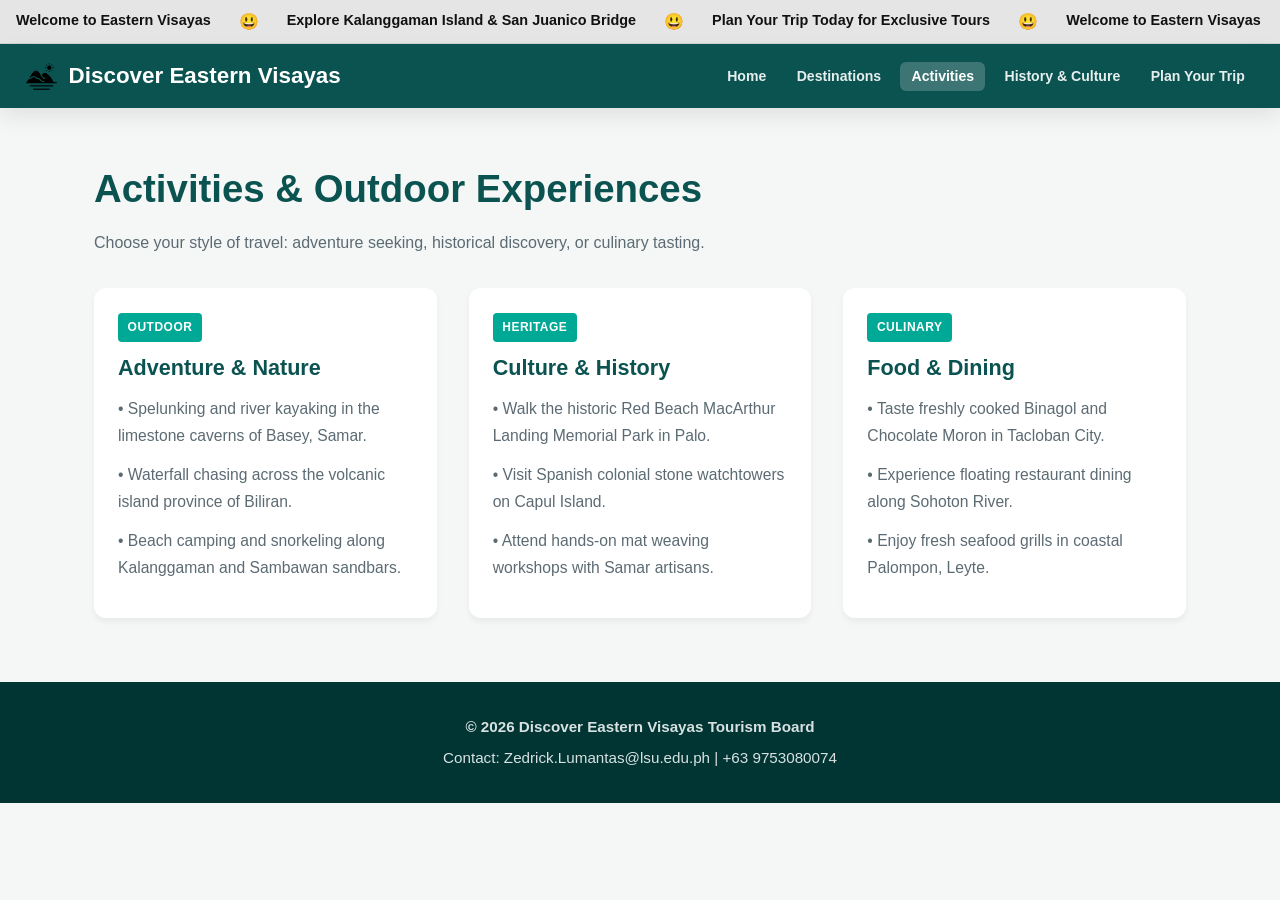
<file: activities.html>
<!DOCTYPE html>
<html lang="en">

<head>
    <meta charset="UTF-8">
    <meta name="viewport" content="width=device-width, initial-scale=1.0">
    <title>Activities & Experiences - Eastern Visayas</title>
    <link rel="stylesheet" href="css/style.css">
    <link rel="icon" type="image/png" href="assets/icons/favicon.png">
</head>

<body>
    <!-- Scrolling Banner with Happy Face Dividers -->
    <!-- Scrolling Top Announcement Banner -->
    <div class="ticker-wrap">
        <div class="ticker-move">
            <span class="ticker-item">Welcome to Eastern Visayas</span>
            <span class="ticker-symbol">😃</span>
            <span class="ticker-item">Explore Kalanggaman Island & San Juanico Bridge</span>
            <span class="ticker-symbol">😃</span>
            <span class="ticker-item">Plan Your Trip Today for Exclusive Tours</span>
            <span class="ticker-symbol">😃</span>

            <!-- Duplicated loop for seamless scrolling -->
            <span class="ticker-item">Welcome to Eastern Visayas</span>
            <span class="ticker-symbol">😃</span>
            <span class="ticker-item">Explore Kalanggaman Island & San Juanico Bridge</span>
            <span class="ticker-symbol">😃</span>
            <span class="ticker-item">Plan Your Trip Today for Exclusive Tours</span>
            <span class="ticker-symbol">😃</span>
        </div>
    </div>

    <!-- Header & Navigation -->
    <header>
        <a href="index.html" class="logo">
            <img src="assets/icons/logo.png" alt="Eastern Visayas Logo" class="logo-img">
            <span>Discover Eastern Visayas</span>
        </a>
        <nav>
            <ul>
                <li><a href="index.html">Home</a></li>
                <li><a href="destinations.html">Destinations</a></li>
                <li><a href="activities.html" class="active">Activities</a></li>
                <li><a href="history.html">History & Culture</a></li>
                <li><a href="plan-trip.html">Plan Your Trip</a></li>
            </ul>
        </nav>
    </header>

    <main class="container">
        <h1>Activities & Outdoor Experiences</h1>
        <p style="margin-bottom: 2rem; color: var(--text-muted);">Choose your style of travel: adventure seeking,
            historical discovery, or culinary tasting.</p>

        <div class="grid">
            <div class="card">
                <div class="card-body">
                    <span class="card-tag">Outdoor</span>
                    <h3>Adventure & Nature</h3>
                    <p>• Spelunking and river kayaking in the limestone caverns of Basey, Samar.</p>
                    <p>• Waterfall chasing across the volcanic island province of Biliran.</p>
                    <p>• Beach camping and snorkeling along Kalanggaman and Sambawan sandbars.</p>
                </div>
            </div>

            <div class="card">
                <div class="card-body">
                    <span class="card-tag">Heritage</span>
                    <h3>Culture & History</h3>
                    <p>• Walk the historic Red Beach MacArthur Landing Memorial Park in Palo.</p>
                    <p>• Visit Spanish colonial stone watchtowers on Capul Island.</p>
                    <p>• Attend hands-on mat weaving workshops with Samar artisans.</p>
                </div>
            </div>

            <div class="card">
                <div class="card-body">
                    <span class="card-tag">Culinary</span>
                    <h3>Food & Dining</h3>
                    <p>• Taste freshly cooked Binagol and Chocolate Moron in Tacloban City.</p>
                    <p>• Experience floating restaurant dining along Sohoton River.</p>
                    <p>• Enjoy fresh seafood grills in coastal Palompon, Leyte.</p>
                </div>
            </div>
        </div>
    </main>

    <!-- Footer -->
    <footer>
        <p>&copy; 2026 Discover Eastern Visayas Tourism Board</p>
        <p>Contact: Zedrick.Lumantas@lsu.edu.ph | +63 9753080074</p>
    </footer>
    <script>
        // Fade in smoothly as soon as DOM is ready
        document.addEventListener('DOMContentLoaded', () => {
            requestAnimationFrame(() => {
                document.body.classList.add('page-loaded');
            });
        });

        // Formal, instant-start fade out when navigating pages
        document.querySelectorAll('nav a').forEach(link => {
            link.addEventListener('click', function (e) {
                const targetUrl = this.getAttribute('href');

                // Only run for relative local page links (not anchor hashes or external links)
                if (targetUrl && !targetUrl.startsWith('#') && !targetUrl.startsWith('http')) {
                    e.preventDefault();
                    document.body.style.opacity = '0';
                    document.body.style.transform = 'translateY(-4px)';

                    setTimeout(() => {
                        window.location.href = targetUrl;
                    }, 250); // Snappy 250ms duration preferred by formal enterprise UI/UX
                }
            });
        });
    </script>

</body>

</html>
</file>
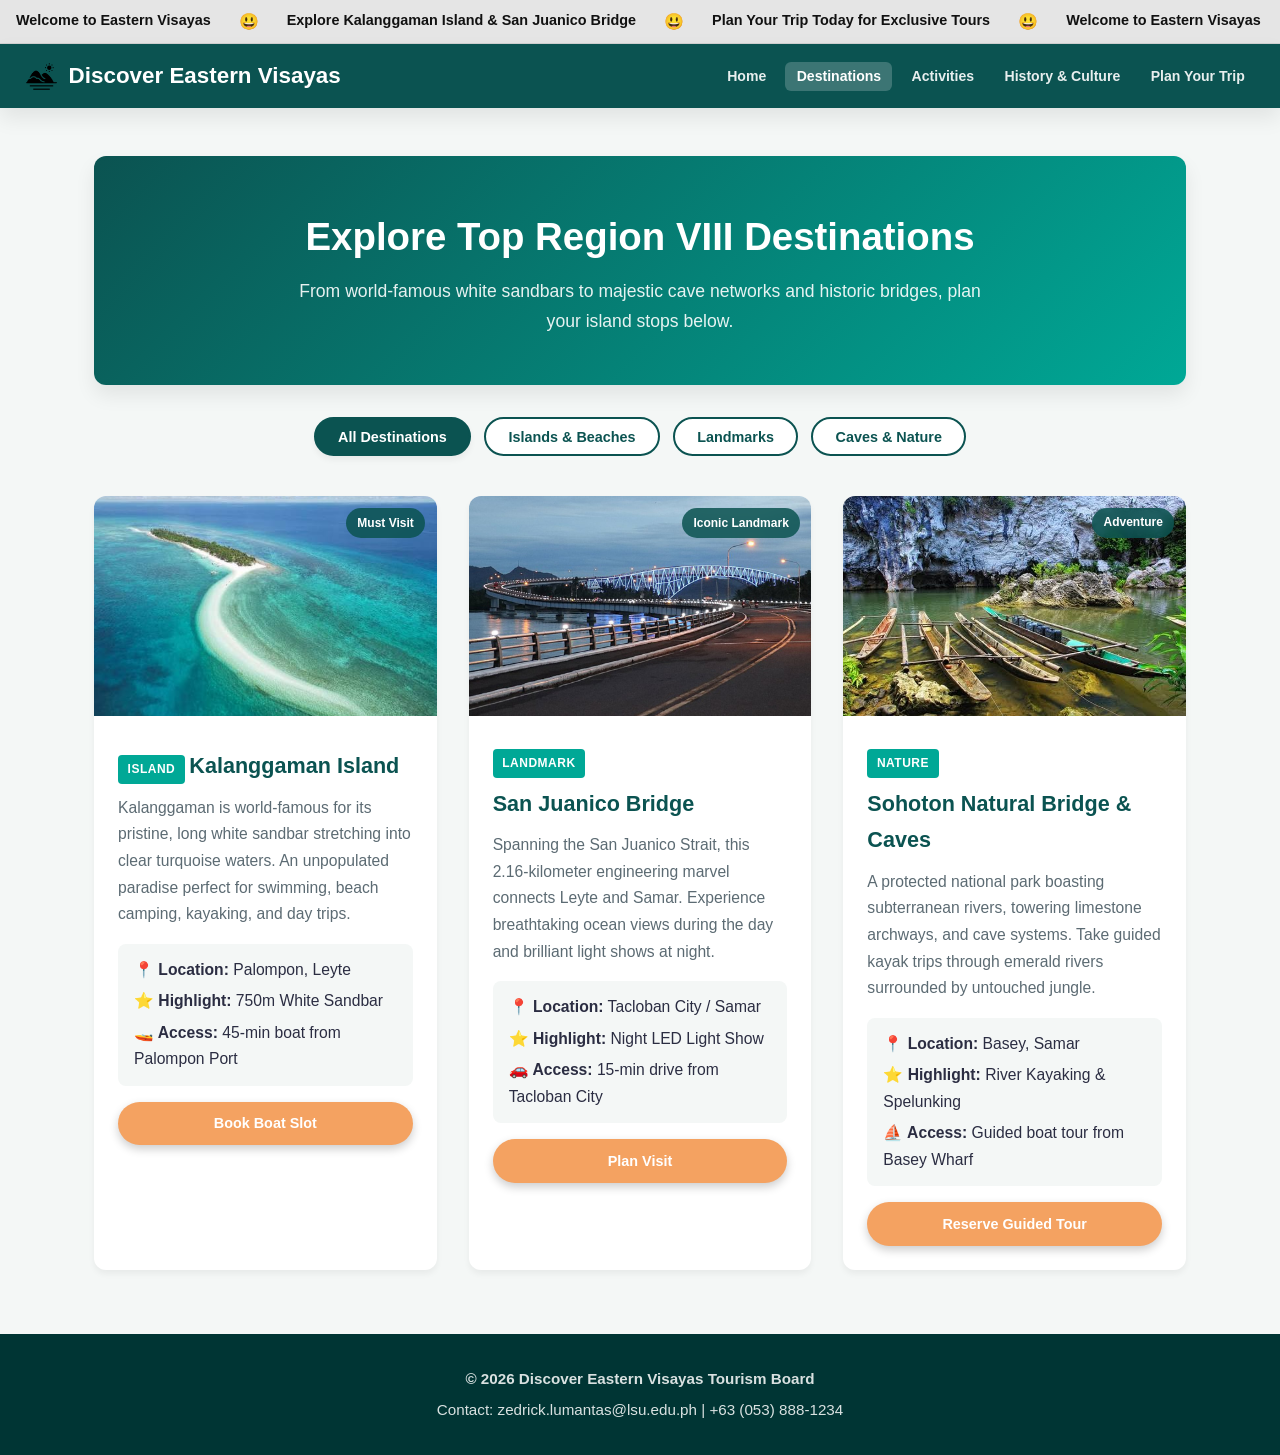
<file: destinations.html>
<!DOCTYPE html>
<html lang="en">

<head>
    <meta charset="UTF-8">
    <meta name="viewport" content="width=device-width, initial-scale=1.0">
    <title>Popular Destinations - Eastern Visayas</title>
    <link rel="stylesheet" href="css/style.css">
    <link rel="icon" type="image/png" href="assets/icons/favicon.png">
</head>

<body>
    <!-- Scrolling Banner with Happy Face Dividers -->
    <!-- Scrolling Top Announcement Banner -->
    <div class="ticker-wrap">
        <div class="ticker-move">
            <span class="ticker-item">Welcome to Eastern Visayas</span>
            <span class="ticker-symbol">😃</span>
            <span class="ticker-item">Explore Kalanggaman Island & San Juanico Bridge</span>
            <span class="ticker-symbol">😃</span>
            <span class="ticker-item">Plan Your Trip Today for Exclusive Tours</span>
            <span class="ticker-symbol">😃</span>

            <!-- Duplicated loop for seamless scrolling -->
            <span class="ticker-item">Welcome to Eastern Visayas</span>
            <span class="ticker-symbol">😃</span>
            <span class="ticker-item">Explore Kalanggaman Island & San Juanico Bridge</span>
            <span class="ticker-symbol">😃</span>
            <span class="ticker-item">Plan Your Trip Today for Exclusive Tours</span>
            <span class="ticker-symbol">😃</span>
        </div>
    </div>

    <!-- Header & Navigation -->
    <header>
        <a href="index.html" class="logo">
            <img src="assets/icons/logo.png" alt="Eastern Visayas Logo" class="logo-img">
            <span>Discover Eastern Visayas</span>
        </a>
        <nav>
            <ul>
                <li><a href="index.html">Home</a></li>
                <li><a href="destinations.html" class="active">Destinations</a></li>
                <li><a href="activities.html">Activities</a></li>
                <li><a href="history.html">History & Culture</a></li>
                <li><a href="plan-trip.html">Plan Your Trip</a></li>
            </ul>
        </nav>
    </header>


    <main class="container">
        <!-- Page Title & Intro -->
        <div class="planner-hero" style="margin-bottom: 2rem;">
            <h1>Explore Top Region VIII Destinations</h1>
            <p>From world-famous white sandbars to majestic cave networks and historic bridges, plan your island stops
                below.</p>
        </div>

        <!-- Filter Controls -->
        <div class="filter-container">
            <button class="filter-btn active" onclick="filterDestinations('all', this)">All Destinations</button>
            <button class="filter-btn" onclick="filterDestinations('island', this)">Islands & Beaches</button>
            <button class="filter-btn" onclick="filterDestinations('landmark', this)">Landmarks</button>
            <button class="filter-btn" onclick="filterDestinations('nature', this)">Caves & Nature</button>
        </div>

        <!-- Destination Cards Grid -->
        <div class="grid">
            <!-- Spot 1: Kalanggaman Island -->
            <div class="card destination-item island">
                <div class="card-img-wrapper">
                    <img src="assets/images/kalanggaman.jpg" alt="Kalanggaman Island">
                    <span class="img-badge">Must Visit</span>
                </div>
                <div class="card-body">
                    <span class="card-tag">Island</span>
                    <h2>Kalanggaman Island</h2>
                    <p>Kalanggaman is world-famous for its pristine, long white sandbar stretching into clear turquoise
                        waters. An unpopulated paradise perfect for swimming, beach camping, kayaking, and day trips.
                    </p>

                    <div class="destination-meta">
                        <p><strong>📍 Location:</strong> Palompon, Leyte</p>
                        <p><strong>⭐ Highlight:</strong> 750m White Sandbar</p>
                        <p><strong>🚤 Access:</strong> 45-min boat from Palompon Port</p>
                    </div>

                    <a href="plan-trip.html" class="cta-btn card-btn">Book Boat Slot</a>
                </div>
            </div>

            <!-- Spot 2: San Juanico Bridge -->
            <div class="card destination-item landmark">
                <div class="card-img-wrapper">
                    <img src="assets/images/san-juanico.jpg" alt="San Juanico Bridge">
                    <span class="img-badge">Iconic Landmark</span>
                </div>
                <div class="card-body">
                    <span class="card-tag">Landmark</span>
                    <h2>San Juanico Bridge</h2>
                    <p>Spanning the San Juanico Strait, this 2.16-kilometer engineering marvel connects Leyte and Samar.
                        Experience breathtaking ocean views during the day and brilliant light shows at night.</p>

                    <div class="destination-meta">
                        <p><strong>📍 Location:</strong> Tacloban City / Samar</p>
                        <p><strong>⭐ Highlight:</strong> Night LED Light Show</p>
                        <p><strong>🚗 Access:</strong> 15-min drive from Tacloban City</p>
                    </div>

                    <a href="plan-trip.html" class="cta-btn card-btn">Plan Visit</a>
                </div>
            </div>

            <!-- Spot 3: Sohoton Caves -->
            <div class="card destination-item nature">
                <div class="card-img-wrapper">
                    <img src="assets/images/sohoton.jpg" alt="Sohoton Caves">
                    <span class="img-badge">Adventure</span>
                </div>
                <div class="card-body">
                    <span class="card-tag">Nature</span>
                    <h2>Sohoton Natural Bridge & Caves</h2>
                    <p>A protected national park boasting subterranean rivers, towering limestone archways, and cave
                        systems. Take guided kayak trips through emerald rivers surrounded by untouched jungle.</p>

                    <div class="destination-meta">
                        <p><strong>📍 Location:</strong> Basey, Samar</p>
                        <p><strong>⭐ Highlight:</strong> River Kayaking & Spelunking</p>
                        <p><strong>⛵ Access:</strong> Guided boat tour from Basey Wharf</p>
                    </div>

                    <a href="plan-trip.html" class="cta-btn card-btn">Reserve Guided Tour</a>
                </div>
            </div>
        </div>
    </main>

    <!-- Footer -->
    <footer>
        <p>&copy; 2026 Discover Eastern Visayas Tourism Board</p>
        <p>Contact: zedrick.lumantas@lsu.edu.ph | +63 (053) 888-1234</p>
    </footer>

    <!-- Interactive Filter Script -->
    <script>
        function filterDestinations(category, button) {
            // Update active state on filter buttons
            const buttons = document.querySelectorAll('.filter-btn');
            buttons.forEach(btn => btn.classList.remove('active'));
            button.classList.add('active');

            // Show / Hide matching destination cards
            const items = document.querySelectorAll('.destination-item');
            items.forEach(item => {
                if (category === 'all' || item.classList.contains(category)) {
                    item.style.display = 'block';
                } else {
                    item.style.display = 'none';
                }
            });
        }
    </script>
    <script>
        // Fade in smoothly as soon as DOM is ready
        document.addEventListener('DOMContentLoaded', () => {
            requestAnimationFrame(() => {
                document.body.classList.add('page-loaded');
            });
        });

        // Formal, instant-start fade out when navigating pages
        document.querySelectorAll('nav a').forEach(link => {
            link.addEventListener('click', function (e) {
                const targetUrl = this.getAttribute('href');

                // Only run for relative local page links (not anchor hashes or external links)
                if (targetUrl && !targetUrl.startsWith('#') && !targetUrl.startsWith('http')) {
                    e.preventDefault();
                    document.body.style.opacity = '0';
                    document.body.style.transform = 'translateY(-4px)';

                    setTimeout(() => {
                        window.location.href = targetUrl;
                    }, 250); // Snappy 250ms duration preferred by formal enterprise UI/UX
                }
            });
        });
    </script>
</body>

</html>
</file>
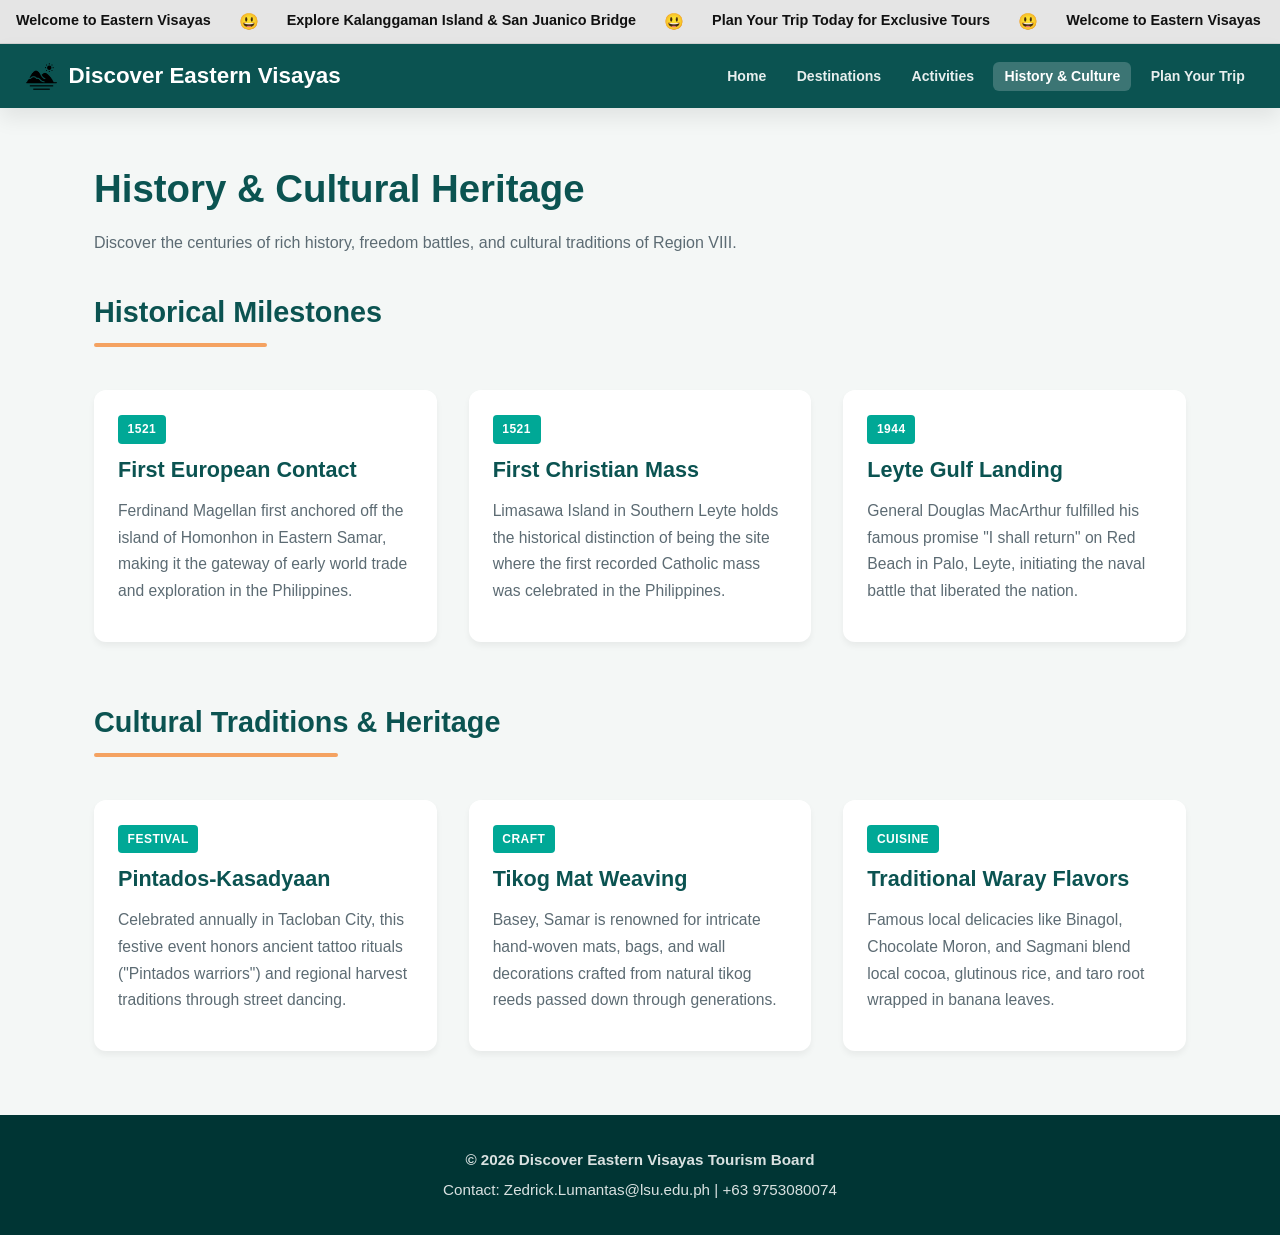
<file: history.html>
<!DOCTYPE html>
<html lang="en">

<head>
    <meta charset="UTF-8">
    <meta name="viewport" content="width=device-width, initial-scale=1.0">
    <title>Our History & Culture - Eastern Visayas</title>
    <link rel="stylesheet" href="css/style.css">
    <link rel="icon" type="image/png" href="assets/icons/favicon.png">
</head>

<body>
    <!-- Scrolling Banner with Happy Face Dividers -->
    <!-- Scrolling Top Announcement Banner -->
    <div class="ticker-wrap">
        <div class="ticker-move">
            <span class="ticker-item">Welcome to Eastern Visayas</span>
            <span class="ticker-symbol">😃</span>
            <span class="ticker-item">Explore Kalanggaman Island & San Juanico Bridge</span>
            <span class="ticker-symbol">😃</span>
            <span class="ticker-item">Plan Your Trip Today for Exclusive Tours</span>
            <span class="ticker-symbol">😃</span>

            <!-- Duplicated loop for seamless scrolling -->
            <span class="ticker-item">Welcome to Eastern Visayas</span>
            <span class="ticker-symbol">😃</span>
            <span class="ticker-item">Explore Kalanggaman Island & San Juanico Bridge</span>
            <span class="ticker-symbol">😃</span>
            <span class="ticker-item">Plan Your Trip Today for Exclusive Tours</span>
            <span class="ticker-symbol">😃</span>
        </div>
    </div>

    <!-- Header & Navigation -->
    <header>
        <a href="index.html" class="logo">
            <img src="assets/icons/logo.png" alt="Eastern Visayas Logo" class="logo-img">
            <span>Discover Eastern Visayas</span>
        </a>
        <nav>
            <ul>
                <li><a href="index.html">Home</a></li>
                <li><a href="destinations.html">Destinations</a></li>
                <li><a href="activities.html">Activities</a></li>
                <li><a href="history.html" class="active">History & Culture</a></li>
                <li><a href="plan-trip.html">Plan Your Trip</a></li>
            </ul>
        </nav>
    </header>

    <!-- Page Banner -->
    <main class="container">
        <h1>History & Cultural Heritage</h1>
        <p style="margin-bottom: 2rem; color: var(--text-muted);">Discover the centuries of rich history, freedom
            battles, and cultural traditions of Region VIII.</p>

        <!-- Historical Milestones Grid -->
        <section>
            <h2>Historical Milestones</h2>
            <div class="grid">
                <div class="card">
                    <div class="card-body">
                        <span class="card-tag">1521</span>
                        <h3>First European Contact</h3>
                        <p>Ferdinand Magellan first anchored off the island of Homonhon in Eastern Samar, making it the
                            gateway of early world trade and exploration in the Philippines.</p>
                    </div>
                </div>
                <div class="card">
                    <div class="card-body">
                        <span class="card-tag">1521</span>
                        <h3>First Christian Mass</h3>
                        <p>Limasawa Island in Southern Leyte holds the historical distinction of being the site where
                            the first recorded Catholic mass was celebrated in the Philippines.</p>
                    </div>
                </div>
                <div class="card">
                    <div class="card-body">
                        <span class="card-tag">1944</span>
                        <h3>Leyte Gulf Landing</h3>
                        <p>General Douglas MacArthur fulfilled his famous promise "I shall return" on Red Beach in Palo,
                            Leyte, initiating the naval battle that liberated the nation.</p>
                    </div>
                </div>
            </div>
        </section>

        <!-- Cultural Highlights -->
        <section>
            <h2>Cultural Traditions & Heritage</h2>
            <div class="grid">
                <div class="card">
                    <div class="card-body">
                        <span class="card-tag">Festival</span>
                        <h3>Pintados-Kasadyaan</h3>
                        <p>Celebrated annually in Tacloban City, this festive event honors ancient tattoo rituals
                            ("Pintados warriors") and regional harvest traditions through street dancing.</p>
                    </div>
                </div>
                <div class="card">
                    <div class="card-body">
                        <span class="card-tag">Craft</span>
                        <h3>Tikog Mat Weaving</h3>
                        <p>Basey, Samar is renowned for intricate hand-woven mats, bags, and wall decorations crafted
                            from natural tikog reeds passed down through generations.</p>
                    </div>
                </div>
                <div class="card">
                    <div class="card-body">
                        <span class="card-tag">Cuisine</span>
                        <h3>Traditional Waray Flavors</h3>
                        <p>Famous local delicacies like Binagol, Chocolate Moron, and Sagmani blend local cocoa,
                            glutinous rice, and taro root wrapped in banana leaves.</p>
                    </div>
                </div>
            </div>
        </section>
    </main>

    <!-- Footer -->
    <footer>
        <p>&copy; 2026 Discover Eastern Visayas Tourism Board</p>
        <p>Contact: Zedrick.Lumantas@lsu.edu.ph | +63 9753080074</p>
    </footer>
    <script>
        // Fade in smoothly as soon as DOM is ready
        document.addEventListener('DOMContentLoaded', () => {
            requestAnimationFrame(() => {
                document.body.classList.add('page-loaded');
            });
        });

        // Formal, instant-start fade out when navigating pages
        document.querySelectorAll('nav a').forEach(link => {
            link.addEventListener('click', function (e) {
                const targetUrl = this.getAttribute('href');

                // Only run for relative local page links (not anchor hashes or external links)
                if (targetUrl && !targetUrl.startsWith('#') && !targetUrl.startsWith('http')) {
                    e.preventDefault();
                    document.body.style.opacity = '0';
                    document.body.style.transform = 'translateY(-4px)';

                    setTimeout(() => {
                        window.location.href = targetUrl;
                    }, 250); // Snappy 250ms duration preferred by formal enterprise UI/UX
                }
            });
        });
    </script>

</body>

</html>
</file>
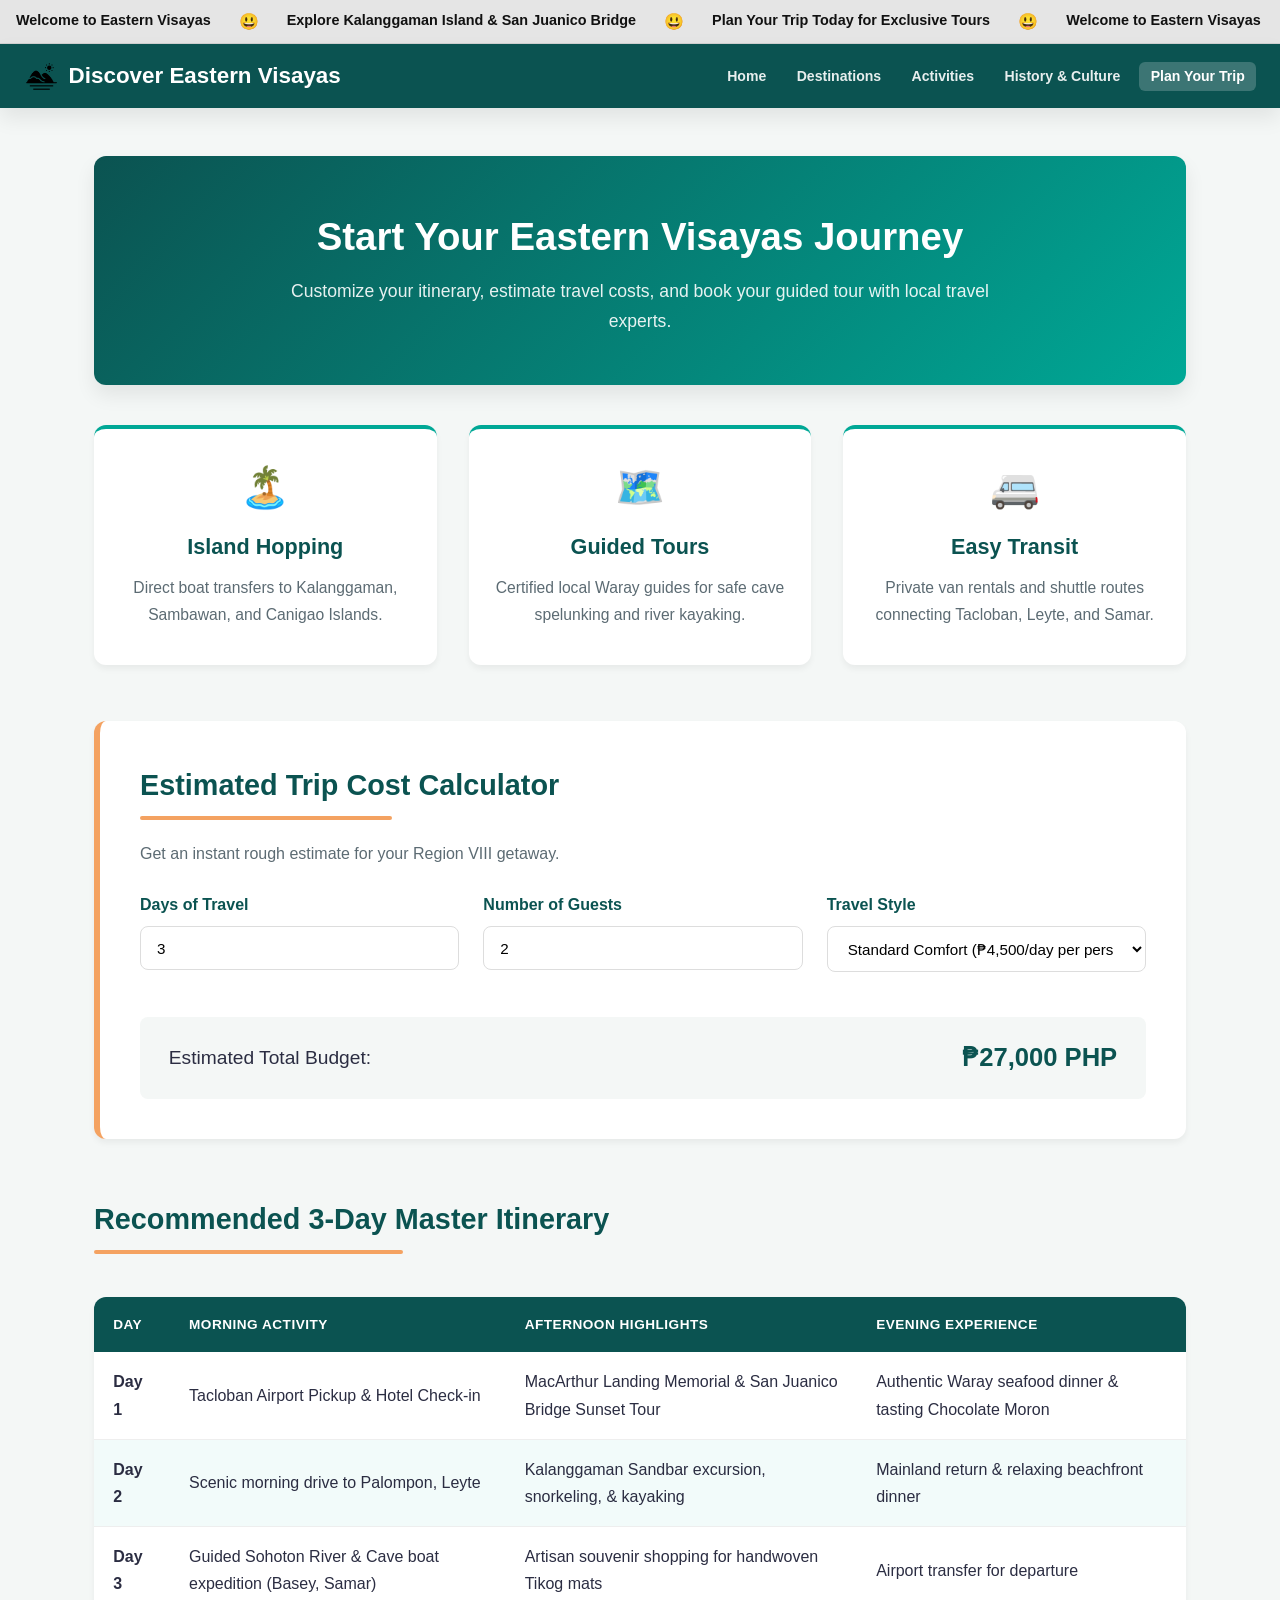
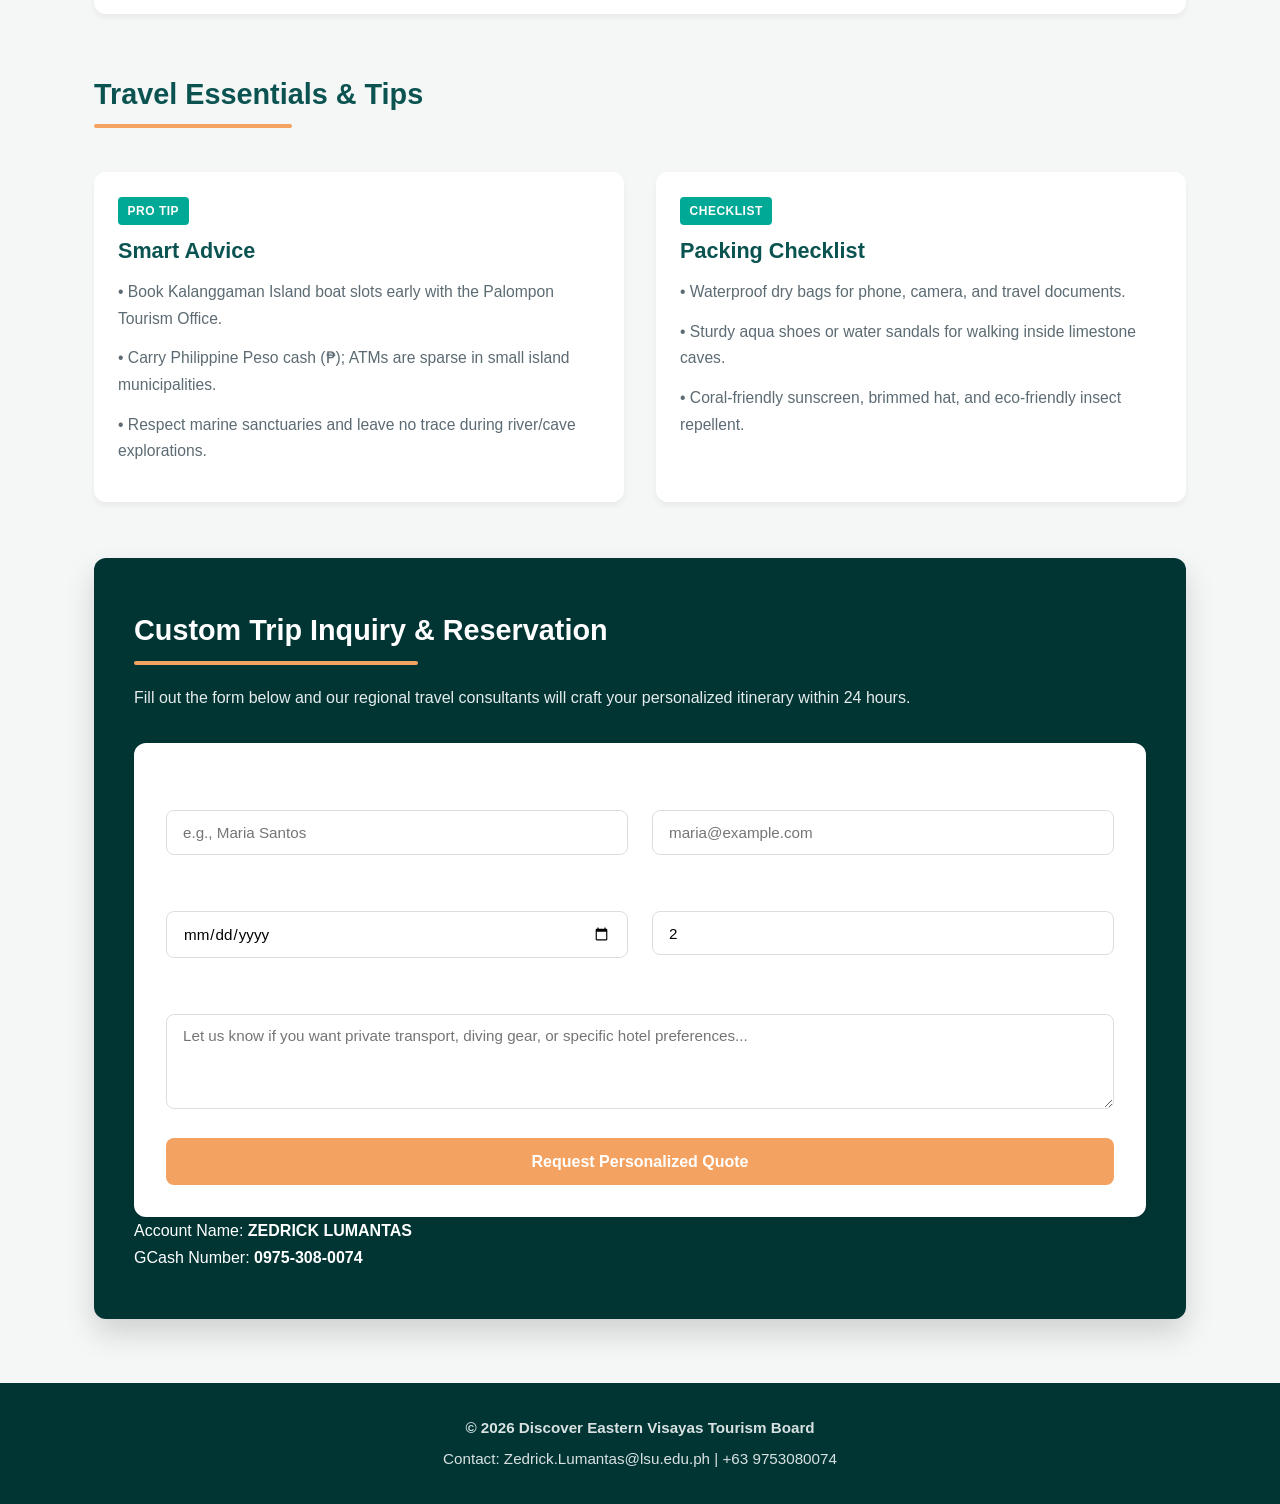
<file: plan-trip.html>
<!DOCTYPE html>
<html lang="en">

<head>
    <meta charset="UTF-8">
    <meta name="viewport" content="width=device-width, initial-scale=1.0">
    <title>Plan Your Trip - Eastern Visayas</title>
    <link rel="stylesheet" href="css/style.css">
    <link rel="icon" type="image/png" href="assets/icons/favicon.png">
</head>

<body>
    <!-- Scrolling Banner with Happy Face Dividers -->
    <!-- Scrolling Top Announcement Banner -->
    <div class="ticker-wrap">
        <div class="ticker-move">
            <span class="ticker-item">Welcome to Eastern Visayas</span>
            <span class="ticker-symbol">😃</span>
            <span class="ticker-item">Explore Kalanggaman Island & San Juanico Bridge</span>
            <span class="ticker-symbol">😃</span>
            <span class="ticker-item">Plan Your Trip Today for Exclusive Tours</span>
            <span class="ticker-symbol">😃</span>

            <!-- Duplicated loop for seamless scrolling -->
            <span class="ticker-item">Welcome to Eastern Visayas</span>
            <span class="ticker-symbol">😃</span>
            <span class="ticker-item">Explore Kalanggaman Island & San Juanico Bridge</span>
            <span class="ticker-symbol">😃</span>
            <span class="ticker-item">Plan Your Trip Today for Exclusive Tours</span>
            <span class="ticker-symbol">😃</span>
        </div>
    </div>

    <!-- Header & Navigation -->
    <header>
        <a href="index.html" class="logo">
            <img src="assets/icons/logo.png" alt="Eastern Visayas Logo" class="logo-img">
            <span>Discover Eastern Visayas</span>
        </a>
        <nav>
            <ul>
                <li><a href="index.html">Home</a></li>
                <li><a href="destinations.html">Destinations</a></li>
                <li><a href="activities.html">Activities</a></li>
                <li><a href="history.html">History & Culture</a></li>
                <li><a href="plan-trip.html" class="active">Plan Your Trip</a></li>
            </ul>
        </nav>
    </header>

    <main class="container">
        <!-- Page Hero Banner -->
        <div class="planner-hero">
            <h1>Start Your Eastern Visayas Journey</h1>
            <p>Customize your itinerary, estimate travel costs, and book your guided tour with local travel experts.</p>
        </div>

        <!-- Quick Travel Highlights / Perks -->
        <section>
            <div class="grid">
                <div class="card perk-card">
                    <div class="card-body text-center">
                        <div class="perk-icon">🏝️</div>
                        <h3>Island Hopping</h3>
                        <p>Direct boat transfers to Kalanggaman, Sambawan, and Canigao Islands.</p>
                    </div>
                </div>
                <div class="card perk-card">
                    <div class="card-body text-center">
                        <div class="perk-icon">🗺️</div>
                        <h3>Guided Tours</h3>
                        <p>Certified local Waray guides for safe cave spelunking and river kayaking.</p>
                    </div>
                </div>
                <div class="card perk-card">
                    <div class="card-body text-center">
                        <div class="perk-icon">🚐</div>
                        <h3>Easy Transit</h3>
                        <p>Private van rentals and shuttle routes connecting Tacloban, Leyte, and Samar.</p>
                    </div>
                </div>
            </div>
        </section>

        <!-- Interactive Budget Estimator -->
        <section class="calculator-box">
            <h2>Estimated Trip Cost Calculator</h2>
            <p style="margin-bottom: 1.5rem; color: var(--text-muted);">Get an instant rough estimate for your Region
                VIII getaway.</p>

            <div class="calc-grid">
                <div class="form-group">
                    <label for="calc-days">Days of Travel</label>
                    <input type="number" id="calc-days" value="3" min="1" max="14" oninput="calculateTripCost()">
                </div>
                <div class="form-group">
                    <label for="calc-people">Number of Guests</label>
                    <input type="number" id="calc-people" value="2" min="1" max="20" oninput="calculateTripCost()">
                </div>
                <div class="form-group">
                    <label for="calc-style">Travel Style</label>
                    <select id="calc-style" onchange="calculateTripCost()">
                        <option value="2500">Backpacker / Budget (₱2,500/day per person)</option>
                        <option value="4500" selected>Standard Comfort (₱4,500/day per person)</option>
                        <option value="8000">Luxury / Private Resort (₱8,000/day per person)</option>
                    </select>
                </div>
            </div>

            <div class="calc-result">
                <span>Estimated Total Budget:</span>
                <strong id="total-cost">₱27,000 PHP</strong>
            </div>
        </section>

        <!-- Curated 3-Day Itinerary Table -->
        <section>
            <h2>Recommended 3-Day Master Itinerary</h2>
            <table>
                <thead>
                    <tr>
                        <th>Day</th>
                        <th>Morning Activity</th>
                        <th>Afternoon Highlights</th>
                        <th>Evening Experience</th>
                    </tr>
                </thead>
                <tbody>
                    <tr>
                        <td><strong>Day 1</strong></td>
                        <td>Tacloban Airport Pickup & Hotel Check-in</td>
                        <td>MacArthur Landing Memorial & San Juanico Bridge Sunset Tour</td>
                        <td>Authentic Waray seafood dinner & tasting Chocolate Moron</td>
                    </tr>
                    <tr>
                        <td><strong>Day 2</strong></td>
                        <td>Scenic morning drive to Palompon, Leyte</td>
                        <td>Kalanggaman Sandbar excursion, snorkeling, & kayaking</td>
                        <td>Mainland return & relaxing beachfront dinner</td>
                    </tr>
                    <tr>
                        <td><strong>Day 3</strong></td>
                        <td>Guided Sohoton River & Cave boat expedition (Basey, Samar)</td>
                        <td>Artisan souvenir shopping for handwoven Tikog mats</td>
                        <td>Airport transfer for departure</td>
                    </tr>
                </tbody>
            </table>
        </section>

        <!-- Smart Packing & Travel Guidelines -->
        <section>
            <h2>Travel Essentials & Tips</h2>
            <div class="grid">
                <div class="card">
                    <div class="card-body">
                        <span class="card-tag">Pro Tip</span>
                        <h3>Smart Advice</h3>
                        <p>• Book Kalanggaman Island boat slots early with the Palompon Tourism Office.</p>
                        <p>• Carry Philippine Peso cash (₱); ATMs are sparse in small island municipalities.</p>
                        <p>• Respect marine sanctuaries and leave no trace during river/cave explorations.</p>
                    </div>
                </div>

                <div class="card">
                    <div class="card-body">
                        <span class="card-tag">Checklist</span>
                        <h3>Packing Checklist</h3>
                        <p>• Waterproof dry bags for phone, camera, and travel documents.</p>
                        <p>• Sturdy aqua shoes or water sandals for walking inside limestone caves.</p>
                        <p>• Coral-friendly sunscreen, brimmed hat, and eco-friendly insect repellent.</p>
                    </div>
                </div>
            </div>
        </section>

        <!-- High-Conversion Travel Inquiry Form -->
        <section>
            <div class="inquiry-wrapper">
                <h2>Custom Trip Inquiry & Reservation</h2>
                <p style="margin-bottom: 2rem; opacity: 0.9;">Fill out the form below and our regional travel
                    consultants will craft your personalized itinerary within 24 hours.</p>

                <form action="#" method="POST" onsubmit="handleFormSubmit(event)">
                    <div class="form-row">
                        <div class="form-group">
                            <label for="fullname">Full Name</label>
                            <input type="text" id="fullname" name="fullname" placeholder="e.g., Maria Santos" required>
                        </div>
                        <div class="form-group">
                            <label for="email">Email Address</label>
                            <input type="email" id="email" name="email" placeholder="maria@example.com" required>
                        </div>
                    </div>

                    <div class="form-row">
                        <div class="form-group">
                            <label for="visit-date">Target Travel Date</label>
                            <input type="date" id="visit-date" name="visit-date" required>
                        </div>
                        <div class="form-group">
                            <label for="travelers">Number of Travelers</label>
                            <input type="number" id="travelers" name="travelers" min="1" value="2" required>
                        </div>
                    </div>

                    <div class="form-group">
                        <label for="questions">Preferred Destinations & Special Requests</label>
                        <textarea id="questions" name="questions" rows="4"
                            placeholder="Let us know if you want private transport, diving gear, or specific hotel preferences..."></textarea>
                    </div>

                    <button type="submit" class="submit-btn">Request Personalized Quote</button>
                </form>
                <div id="form-message" class="form-success-msg" style="display: none;">
                    Thank you! Your inquiry has been sent. We will contact you shortly with a customized travel quote.
                </div>
                <div class="gcash-details">
                    <div class="detail-row">
                        <span>Account Name:</span>
                        <!-- Change this to your exact GCash registered name -->
                        <strong>ZEDRICK LUMANTAS</strong>
                    </div>
                    <div class="detail-row">
                        <span>GCash Number:</span>
                        <!-- Change this to your actual 11-digit GCash mobile number -->
                        <strong class="number-field">0975-308-0074</strong>
                    </div>
                </div>
            </div>
        </section>
    </main>

    <!-- Footer -->
    <footer>
        <p>&copy; 2026 Discover Eastern Visayas Tourism Board</p>
        <p>Contact: Zedrick.Lumantas@lsu.edu.ph | +63 9753080074</p>
    </footer>

    <!-- Interactive Script -->
    <script>
        function calculateTripCost() {
            const days = parseInt(document.getElementById('calc-days').value) || 1;
            const guests = parseInt(document.getElementById('calc-people').value) || 1;
            const rate = parseInt(document.getElementById('calc-style').value) || 4500;

            const total = days * guests * rate;
            document.getElementById('total-cost').innerText = '₱' + total.toLocaleString('en-US') + ' PHP';
        }

        function handleFormSubmit(e) {
            e.preventDefault();
            document.getElementById('form-message').style.display = 'block';
            e.target.reset();
        }
    </script>
    <script>
        // Fade in smoothly as soon as DOM is ready
        document.addEventListener('DOMContentLoaded', () => {
            requestAnimationFrame(() => {
                document.body.classList.add('page-loaded');
            });
        });

        // Formal, instant-start fade out when navigating pages
        document.querySelectorAll('nav a').forEach(link => {
            link.addEventListener('click', function (e) {
                const targetUrl = this.getAttribute('href');

                // Only run for relative local page links (not anchor hashes or external links)
                if (targetUrl && !targetUrl.startsWith('#') && !targetUrl.startsWith('http')) {
                    e.preventDefault();
                    document.body.style.opacity = '0';
                    document.body.style.transform = 'translateY(-4px)';

                    setTimeout(() => {
                        window.location.href = targetUrl;
                    }, 250); // Snappy 250ms duration preferred by formal enterprise UI/UX
                }
            });
        });
    </script>
</body>

</html>
</file>
<file: css/style.css>
/* ==========================================================================
   Eastern Visayas Tourism - Complete Fixed Stylesheet
   ========================================================================== */

/* Design Variables */
:root {
    --primary-color: #0b5351;
    --primary-dark: #003534;
    --secondary-color: #00a896;
    --accent-color: #f4a261;
    --accent-hover: #e76f51;
    --text-main: #2b2d42;
    --text-muted: #5c6b73;
    --light-bg: #f4f7f6;
    --white: #ffffff;
    --shadow-sm: 0 4px 6px rgba(0, 0, 0, 0.05);
    --shadow-md: 0 10px 20px rgba(0, 0, 0, 0.08);
    --shadow-lg: 0 15px 30px rgba(0, 0, 0, 0.15);
    --radius: 12px;
    --font-main: 'Segoe UI', Tahoma, Geneva, Verdana, sans-serif;
}

/* Base Resets */
* {
    margin: 0;
    padding: 0;
    box-sizing: border-box;
}

body {
    font-family: var(--font-main);
    color: var(--text-main);
    line-height: 1.7;
    background-color: var(--light-bg);
}

/* Navigation & Header (Fixed White Block Overflow) */
header {
    background-color: var(--primary-color);
    padding: 0.8rem 1.5rem;
    display: flex;
    justify-content: space-between;
    align-items: center;
    position: sticky;
    top: 0;
    z-index: 1000;
    box-shadow: var(--shadow-md);
}

/* Animated Logo Title */
.logo {
    font-size: 1.5rem;
    font-weight: 700;
    color: var(--white);
    text-decoration: none;
    display: inline-block;
    transition: transform 0.3s ease;
    animation: logoGlow 3s infinite ease-in-out;
}

/* Hover effect */
.logo:hover {
    transform: scale(1.05);
}

/* Continuous Subtle Glowing/Pulse Keyframes */
@keyframes logoGlow {

    0%,
    100% {
        transform: translateY(0);
        text-shadow: 0 0 5px rgba(255, 255, 255, 0.2);
    }

    50% {
        transform: translateY(-2px);
        text-shadow: 0 0 15px rgba(255, 255, 255, 0.8), 0 0 20px var(--accent-color);
    }
}

/* Specifically styled header list to prevent page-list white box overrides */
header nav ul {
    list-style: none;
    display: flex;
    align-items: center;
    gap: 0.5rem;
    background: transparent !important;
    padding: 0 !important;
    margin: 0 !important;
    box-shadow: none !important;
    border-radius: 0 !important;
}

header nav a {
    color: rgba(255, 255, 255, 0.9);
    text-decoration: none;
    font-weight: 600;
    font-size: 0.88rem;
    padding: 0.4rem 0.7rem;
    border-radius: 6px;
    white-space: nowrap;
    transition: all 0.3s ease;
}

header nav a:hover,
header nav a.active {
    color: var(--white);
    background-color: rgba(255, 255, 255, 0.2);
}

/* Hero Section */
.hero {
    background: linear-gradient(180deg, rgba(11, 83, 81, 0.7) 0%, rgba(0, 53, 52, 0.88) 100%),
        url('../assets/images/hero.jpg') center/cover no-repeat;
    height: 55vh;
    display: flex;
    flex-direction: column;
    justify-content: center;
    align-items: center;
    color: #ffffff !important;
    text-align: center;
    padding: 0 1.5rem;
}

.hero h1 {
    font-size: 3rem;
    font-weight: 800;
    margin-bottom: 0.8rem;
    color: #ffffff !important;
    text-shadow: 0 3px 8px rgba(0, 0, 0, 0.7);
}

.hero p {
    font-size: 1.2rem;
    max-width: 650px;
    color: #ffffff !important;
    opacity: 0.95;
    font-weight: 300;
    text-shadow: 0 2px 4px rgba(0, 0, 0, 0.6);
}

/* Containers & Typography */
.container {
    max-width: 1140px;
    margin: 3rem auto;
    padding: 0 1.5rem;
}

section {
    margin-bottom: 3.5rem;
}

h1,
h2,
h3 {
    color: var(--primary-color);
}

h1 {
    font-size: 2.4rem;
    margin-bottom: 0.5rem;
}

h2 {
    font-size: 1.8rem;
    margin-bottom: 1.2rem;
    position: relative;
    display: inline-block;
}

h2::after {
    content: '';
    display: block;
    width: 60%;
    height: 4px;
    background-color: var(--accent-color);
    margin-top: 6px;
    border-radius: 2px;
}

.intro-box {
    background: var(--white);
    padding: 2rem;
    border-radius: var(--radius);
    box-shadow: var(--shadow-sm);
    border-left: 6px solid var(--primary-color);
    font-size: 1.1rem;
}

/* Grid & Cards */
.grid {
    display: grid;
    grid-template-columns: repeat(auto-fit, minmax(300px, 1fr));
    gap: 2rem;
    margin-top: 1.5rem;
}

.card {
    background-color: var(--white);
    border-radius: var(--radius);
    overflow: hidden;
    box-shadow: var(--shadow-sm);
    transition: transform 0.3s ease, box-shadow 0.3s ease;
}

.card:hover {
    transform: translateY(-8px);
    box-shadow: var(--shadow-lg);
}

.card img {
    width: 100%;
    height: 220px;
    object-fit: cover;
}

.card-body {
    padding: 1.5rem;
}

.card-body h3,
.card-body h2 {
    margin-bottom: 0.6rem;
    font-size: 1.35rem;
}

.card-body h2::after,
.card-body h3::after {
    display: none;
}

.card-body p {
    color: var(--text-muted);
    font-size: 0.98rem;
    margin-bottom: 0.8rem;
}

.card-body .location {
    font-weight: 600;
    color: var(--primary-color);
}

/* Main Content Lists (Targeted only inside main content) */
main ul,
.styled-list {
    background: var(--white);
    padding: 1.5rem 2rem 1.5rem 2.5rem;
    border-radius: var(--radius);
    box-shadow: var(--shadow-sm);
}

main ul li,
.styled-list li {
    margin-bottom: 0.8rem;
    color: var(--text-main);
}

main ul li:last-child,
.styled-list li:last-child {
    margin-bottom: 0;
}

/* Tables */
table {
    width: 100%;
    border-collapse: separate;
    border-spacing: 0;
    margin: 1.5rem 0;
    background-color: var(--white);
    border-radius: var(--radius);
    overflow: hidden;
    box-shadow: var(--shadow-sm);
}

th,
td {
    padding: 1rem 1.2rem;
    text-align: left;
}

th {
    background-color: var(--primary-color);
    color: var(--white);
    font-weight: 600;
    text-transform: uppercase;
    font-size: 0.85rem;
    letter-spacing: 0.5px;
}

tr:nth-child(even) {
    background-color: rgba(0, 168, 150, 0.05);
}

td {
    border-bottom: 1px solid #eee;
}

tr:last-child td {
    border-bottom: none;
}

/* Contact Form */
form {
    background: var(--white);
    padding: 2rem;
    border-radius: var(--radius);
    box-shadow: var(--shadow-sm);
}

.form-group {
    margin-bottom: 1.3rem;
}

.form-group label {
    display: block;
    margin-bottom: 0.5rem;
    font-weight: 600;
    color: var(--primary-color);
}

.form-group input,
.form-group textarea {
    width: 100%;
    padding: 0.8rem 1rem;
    border: 1px solid #ddd;
    border-radius: 8px;
    font-family: inherit;
    font-size: 0.95rem;
    transition: border-color 0.3s ease, box-shadow 0.3s ease;
}

.form-group input:focus,
.form-group textarea:focus {
    outline: none;
    border-color: var(--secondary-color);
    box-shadow: 0 0 0 3px rgba(0, 168, 150, 0.2);
}

button[type="submit"] {
    background-color: var(--accent-color);
    color: var(--white);
    padding: 0.9rem 2.2rem;
    border: none;
    border-radius: 8px;
    cursor: pointer;
    font-size: 1rem;
    font-weight: 700;
    transition: background-color 0.3s ease, transform 0.2s ease;
}

button[type="submit"]:hover {
    background-color: var(--accent-hover);
    transform: translateY(-2px);
}

/* Footer */
footer {
    background-color: var(--primary-dark);
    color: var(--white);
    text-align: center;
    padding: 2rem 1.5rem;
    margin-top: 4rem;
}

footer p {
    opacity: 0.85;
    font-size: 0.95rem;
}

footer p:first-child {
    font-weight: 600;
    margin-bottom: 0.3rem;
}

.cta-btn {
    display: inline-block;
    margin-top: 1.5rem;
    padding: 0.8rem 1.8rem;
    background-color: var(--accent-color);
    color: var(--white) !important;
    text-decoration: none;
    font-weight: 700;
    border-radius: 30px;
    transition: all 0.3s ease;
    box-shadow: 0 4px 10px rgba(0, 0, 0, 0.2);
}

.cta-btn:hover {
    background-color: var(--accent-hover);
    transform: translateY(-3px);
}

.card {
    overflow: hidden;
    /* Clips the image when it expands */
}

.card img {
    transition: transform 0.4s ease;
}

.card:hover img {
    transform: scale(1.08);
    /* Smooth subtle zoom */
}

.card-tag {
    display: inline-block;
    background-color: var(--secondary-color);
    color: #ffffff;
    font-size: 0.75rem;
    font-weight: 700;
    padding: 0.25rem 0.6rem;
    border-radius: 4px;
    letter-spacing: 0.5px;
    margin-bottom: 0.5rem;
}

.card-tag {
    display: inline-block;
    background-color: var(--secondary-color);
    color: #ffffff;
    font-size: 0.75rem;
    font-weight: 700;
    padding: 0.25rem 0.6rem;
    border-radius: 4px;
    letter-spacing: 0.5px;
    margin-bottom: 0.5rem;
    text-transform: uppercase;
}

/* ==========================================================================
   Plan Your Trip - Enhanced Component Styles
   ========================================================================== */

/* Hero Banner */
.planner-hero {
    background: linear-gradient(135deg, var(--primary-color) 0%, var(--secondary-color) 100%);
    color: var(--white);
    padding: 3rem 2rem;
    border-radius: var(--radius);
    text-align: center;
    margin-bottom: 2.5rem;
    box-shadow: var(--shadow-md);
}

.planner-hero h1 {
    color: var(--white);
    font-size: 2.4rem;
    margin-bottom: 0.5rem;
}

.planner-hero p {
    font-size: 1.1rem;
    opacity: 0.9;
    max-width: 700px;
    margin: 0 auto;
}

/* Perk Cards */
.perk-card {
    text-align: center;
    border-top: 4px solid var(--secondary-color);
}

.text-center {
    text-align: center;
}

.perk-icon {
    font-size: 2.5rem;
    margin-bottom: 0.5rem;
}

/* Interactive Calculator */
.calculator-box {
    background: var(--white);
    padding: 2.5rem;
    border-radius: var(--radius);
    box-shadow: var(--shadow-sm);
    border-left: 6px solid var(--accent-color);
    margin-bottom: 3.5rem;
}

.calc-grid {
    display: grid;
    grid-template-columns: repeat(auto-fit, minmax(220px, 1fr));
    gap: 1.5rem;
    margin-bottom: 1.5rem;
}

.calc-grid select {
    width: 100%;
    padding: 0.8rem 1rem;
    border: 1px solid #ddd;
    border-radius: 8px;
    font-family: inherit;
    font-size: 0.95rem;
    background-color: var(--white);
}

.calc-result {
    background: var(--light-bg);
    padding: 1.2rem 1.8rem;
    border-radius: 8px;
    display: flex;
    justify-content: space-between;
    align-items: center;
    font-size: 1.2rem;
}

.calc-result strong {
    color: var(--primary-color);
    font-size: 1.6rem;
}

/* Form Layout */
.inquiry-wrapper {
    background: var(--primary-dark);
    color: var(--white);
    padding: 3rem 2.5rem;
    border-radius: var(--radius);
    box-shadow: var(--shadow-lg);
}

.inquiry-wrapper h2 {
    color: var(--white);
}

.inquiry-wrapper h2::after {
    background-color: var(--accent-color);
}

.inquiry-wrapper label {
    color: rgba(255, 255, 255, 0.95) !important;
}

.form-row {
    display: grid;
    grid-template-columns: repeat(auto-fit, minmax(250px, 1fr));
    gap: 1.5rem;
}

.submit-btn {
    background-color: var(--accent-color);
    color: var(--white);
    padding: 1rem 2.5rem;
    border: none;
    border-radius: 8px;
    cursor: pointer;
    font-size: 1.05rem;
    font-weight: 700;
    width: 100%;
    transition: background-color 0.3s ease, transform 0.2s ease;
}

.submit-btn:hover {
    background-color: var(--accent-hover);
    transform: translateY(-2px);
}

.form-success-msg {
    margin-top: 1.5rem;
    padding: 1rem;
    background-color: #2a9d8f;
    color: white;
    border-radius: 8px;
    text-align: center;
    font-weight: 600;
}

/* ==========================================================================
   Destinations Page - Upgraded Component Styles
   ========================================================================== */

/* Filter Bar */
.filter-container {
    display: flex;
    justify-content: center;
    gap: 0.8rem;
    flex-wrap: wrap;
    margin-bottom: 2.5rem;
}

.filter-btn {
    background-color: var(--white);
    color: var(--primary-color);
    border: 2px solid var(--primary-color);
    padding: 0.6rem 1.4rem;
    border-radius: 25px;
    font-weight: 700;
    font-size: 0.9rem;
    cursor: pointer;
    transition: all 0.3s ease;
}

.filter-btn:hover,
.filter-btn.active {
    background-color: var(--primary-color);
    color: var(--white);
    box-shadow: var(--shadow-sm);
}

/* Card Image Badges */
.card-img-wrapper {
    position: relative;
    overflow: hidden;
}

.card-img-wrapper img {
    width: 100%;
    height: 220px;
    object-fit: cover;
    transition: transform 0.4s ease;
}

.card:hover .card-img-wrapper img {
    transform: scale(1.08);
}

.img-badge {
    position: absolute;
    top: 12px;
    right: 12px;
    background-color: rgba(11, 83, 81, 0.85);
    color: var(--white);
    font-size: 0.75rem;
    font-weight: 700;
    padding: 0.3rem 0.7rem;
    border-radius: 20px;
    backdrop-filter: blur(4px);
}

/* Destination Meta Specs */
.destination-meta {
    background-color: var(--light-bg);
    padding: 0.8rem 1rem;
    border-radius: 8px;
    margin: 1rem 0;
    font-size: 0.88rem;
}

.destination-meta p {
    margin-bottom: 0.3rem !important;
    color: var(--text-main) !important;
}

.destination-meta p:last-child {
    margin-bottom: 0 !important;
}

/* Card Button */
.card-btn {
    display: block;
    text-align: center;
    margin-top: 1rem;
    font-size: 0.9rem;
    padding: 0.6rem 1.2rem;
}

/* Restrict Logo Image Dimensions & Align with Text */
.logo {
    display: flex;
    align-items: center;
    gap: 0.6rem;
    text-decoration: none;
}

.logo img,
.logo-img {
    height: 35px;
    /* Adjust size cleanly */
    width: auto;
    object-fit: contain;
}

/* Responsive Video Player Styling */
.video-section {
    margin: 3rem 0;
    text-align: center;
    width: 100%;
}

.video-container {
    max-width: 900px;
    margin: 0 auto;
    border-radius: var(--radius);
    overflow: hidden;
    box-shadow: var(--shadow-md);
    background-color: #000;
}

.video-container video {
    width: 100%;
    max-height: 500px;
    height: auto;
    display: block;
    object-fit: contain;
    border: none;
}

/* --- Ticker Marquee Fixed CSS --- */
.ticker-wrap {
    width: 100%;
    overflow: hidden;
    background-color: #e5e5e5;
    color: #111111;
    padding: 8px 0;
    font-size: 0.9rem;
    font-weight: 600;
    white-space: nowrap;
    border-bottom: 1px solid #d1d1d1;
}

.ticker-move {
    display: inline-block;
    white-space: nowrap;
    animation: marquee 20s linear infinite;
}

.ticker-wrap:hover .ticker-move {
    animation-play-state: paused;
}

.ticker-item {
    display: inline-block;
    padding: 0 1rem;
}

.ticker-symbol {
    display: inline-block;
    padding: 0 0.5rem;
    font-size: 1rem;
    vertical-align: middle;
}

@keyframes marquee {
    0% {
        transform: translate3d(0, 0, 0);
    }

    100% {
        transform: translate3d(-50%, 0, 0);
    }
}

/* Header Logo Styling */
.logo {
    display: flex;
    align-items: center;
    gap: 0.6rem;
    text-decoration: none;
    color: #ffffff;
    font-weight: 700;
}

.logo-img {
    height: 35px;
    width: auto;
    object-fit: contain;
}

.logo {
    text-decoration: none;
    color: #ffffff;
    font-size: 1.4rem;
    font-weight: 700;
}

/* --- Formal Executive Page Transition --- */
body {
    opacity: 0;
    transform: translateY(4px);
    transition: opacity 0.35s cubic-bezier(0.25, 1, 0.5, 1),
        transform 0.35s cubic-bezier(0.25, 1, 0.5, 1);
    will-change: opacity, transform;
}

body.page-loaded {
    opacity: 1;
    transform: translateY(0);
}

/* Subtle Navbar Hover State */
nav ul li a {
    transition: color 0.25s ease, background-color 0.25s ease;
}

.hero {
    /* Uses your website's dark teal/green theme color with a transparent gradient overlay */
    background-image: linear-gradient(to bottom,
            rgba(10, 50, 45, 0.25),
            rgba(10, 50, 45, 0.45)), url('../assets/images/hero.jpg');

    background-size: cover;

    /* Positions the top/faces of the statues inside the visible view */
    background-position: center 20%;

    background-repeat: no-repeat;
}
</file>
